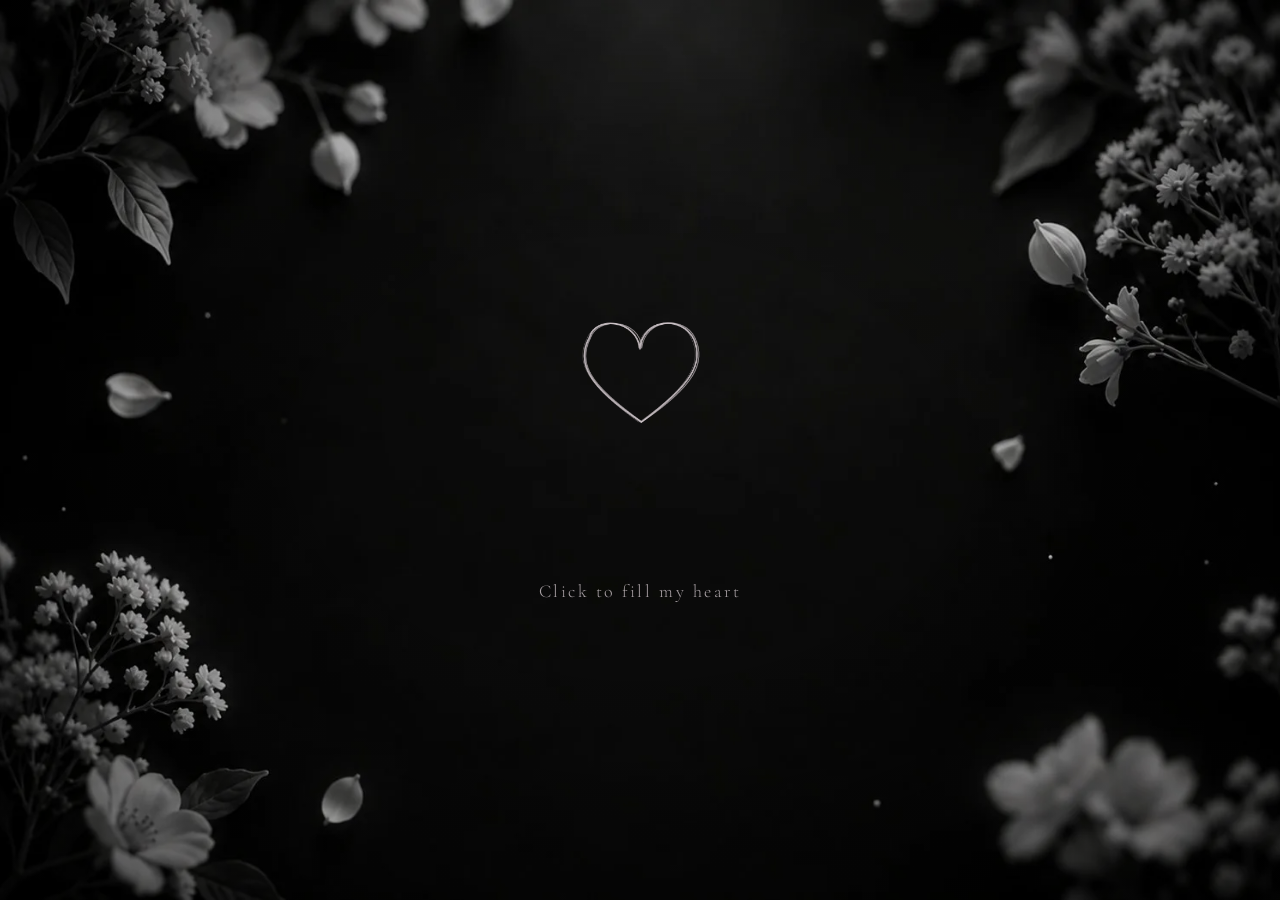
<file: index.html>
<!DOCTYPE html>
<html>
<head>
<meta charset="UTF-8">
<meta name="viewport" content="width=device-width, initial-scale=1.0">
<title>Liquid Heart</title>
<style>
  @import url('https://fonts.googleapis.com/css2?family=Cormorant+Garamond:ital,wght@0,300;0,400;1,300;1,400&display=swap');
  * { margin:0; padding:0; box-sizing:border-box; }

  body {
    min-height:100vh; width:100vw;
    display:flex; flex-direction:column;
    align-items:center; justify-content:center;
    overflow:hidden; position:relative;
    font-family:'Cormorant Garamond',Georgia,serif;
  }

  /* ── background layers ── */
  .bg {
    position:fixed; inset:0;
    background-size:cover; background-position:center;
    transition:none;
  }
  #bgBW  { background-image:url('[data-uri]'); opacity:1; z-index:0; }
  #bgCol { background-image:url('[data-uri]'); opacity:0; z-index:1;
           transition:opacity 3s ease; }

  /* cinematic vignette */
  .vignette {
    position:fixed; inset:0; z-index:2; pointer-events:none;
    background:radial-gradient(ellipse at center, transparent 30%, rgba(0,0,0,0.55) 100%);
    transition:opacity 3s ease;
  }

  /* glow halo behind heart — blooms on fill */
  #heartGlow {
    position:absolute; width:420px; height:420px;
    border-radius:50%; z-index:3; pointer-events:none;
    background:radial-gradient(ellipse at center, rgba(255,150,180,0) 0%, rgba(255,80,130,0) 100%);
    transform:translate(-50%,-50%); left:50%; top:50%;
    transition:background 2s ease, box-shadow 2s ease;
    filter:blur(28px);
  }
  #heartGlow.lit {
    background:radial-gradient(ellipse at center, rgba(255,160,195,0.45) 0%, rgba(220,60,110,0.08) 70%, transparent 100%);
    box-shadow:0 0 80px 40px rgba(255,120,165,0.18);
  }

  .center {
    position:relative; z-index:10;
    display:flex; flex-direction:column;
    align-items:center; gap:26px;
    padding:40px 20px;
  }

  .heart-wrap {
    width:290px; height:290px;
    cursor:pointer; user-select:none;
    -webkit-tap-highlight-color:transparent;
    position:relative;
    filter:drop-shadow(0 0 0px rgba(255,100,150,0));
    transition:filter 2s ease;
  }
  .heart-wrap.glowing {
    filter:drop-shadow(0 0 28px rgba(255,90,140,0.75)) drop-shadow(0 0 60px rgba(220,50,100,0.4));
    animation:hb 2s ease-in-out infinite;
  }
  @keyframes hb {
    0%,100%{ transform:scale(1); }
    35%{ transform:scale(1.04); }
    65%{ transform:scale(0.975); }
  }

  canvas { width:100%; height:100%; display:block; }

  /* sticker between heart and text */
  .sticker { width:96px; height:96px; margin:-72px auto 8px; display:flex; align-items:center; justify-content:center; z-index:12; }
  .sticker-img { width:72px; height:72px; object-fit:contain; display:block; }

  .text-label {
    font-family:'Cormorant Garamond',Georgia,serif;
    font-size:clamp(14px,3vw,18px);
    font-weight:300; letter-spacing:0.14em;
    text-align:center; line-height:1.7;
    max-width:360px; padding:0 20px;
    transition:opacity 0.8s ease, color 2s ease, text-shadow 2s ease;
  }
  #text1 { color:rgba(210,200,205,0.8); }
  #text1.colorful { color:rgba(255,220,235,0.95); text-shadow:0 0 20px rgba(255,120,165,0.5); }
  #text1.hide { opacity:0; pointer-events:none; }

  #text2 {
    opacity:0; font-style:normal;
    font-size:clamp(13px,2.6vw,16px); letter-spacing:0.09em;
    color:#000; font-weight:700; transition:opacity 1.6s ease, color 1.6s ease;
  }
  #text2.show { opacity:1; color:#000; font-weight:700; font-style:normal; text-shadow:none; }

  /* floating particles layer */
  #particles { position:fixed; inset:0; pointer-events:none; z-index:8; overflow:hidden; }

  /* sparkle glints */
  .sparkle {
    position:fixed; pointer-events:none; z-index:7;
    width:4px; height:4px; border-radius:50%;
    background:rgba(255,230,240,0.9);
    box-shadow:0 0 6px 3px rgba(255,180,210,0.7);
    animation:sparkleAnim var(--dur,2s) ease-in-out infinite var(--delay,0s);
    opacity:0;
  }
  @keyframes sparkleAnim {
    0%,100%{ opacity:0; transform:scale(0.5); }
    50%{ opacity:1; transform:scale(1.4); }
  }
</style>
</head>
<body>

<div class="bg" id="bgBW"></div>
<div class="bg" id="bgCol"></div>
<div class="vignette" id="vignette"></div>
<div id="heartGlow"></div>
<div id="particles"></div>

<div class="center">
  <div class="heart-wrap" id="heartWrap" role="button" tabindex="0" aria-label="Click to fill the heart">
    <canvas id="c" width="500" height="500"></canvas>
  </div>
  <!-- FINGER TAP ICON -->
  <div class="tap-icon" id="sticker" aria-hidden="true">
    <svg viewBox="0 0 128 128" class="finger-svg">
      <path
        d="
        M64 16
        C58 16 54 20 54 26
        V62

        L46 56
        C41 52 34 53 30 58
        C26 63 27 70 32 75

        L52 97
        C57 103 64 106 72 106
        H82
        C98 106 110 94 110 78
        V46

        C110 40 106 36 100 36
        C96 36 92 38 90 42

        V34
        C90 28 86 24 80 24
        C76 24 72 26 70 30

        V26
        C70 20 66 16 64 16
        Z
        "
        class="finger"
      />
      <!-- CLICK LINES -->
      <circle cx="64" cy="10" r="4" class="spark"/>
      <line x1="64" y1="0" x2="64" y2="-10" class="click-line"/>
      <line x1="82" y1="10" x2="92" y2="2" class="click-line"/>
      <line x1="46" y1="10" x2="36" y2="2" class="click-line"/>
    </svg>
  </div>
  <p class="text-label" id="text1">Click to fill my heart</p>
  <p class="text-label" id="text2">Tap again… but be gentle,<br>it's very sensitive.</p>
</div>

<script>
// ── Canvas setup ──
const canvas = document.getElementById('c');
const ctx = canvas.getContext('2d');
const W=500, H=500, CX=250, CY=260;

function buildClipHeart(c2) {
  const s=1.0, ox=CX, oy=CY;
  c2.beginPath();
  c2.moveTo(ox,           oy-30*s);
  c2.bezierCurveTo(ox-5*s,oy-80*s,ox-75*s,oy-85*s,ox-90*s,oy-45*s);
  c2.bezierCurveTo(ox-110*s,oy-5*s,ox-90*s,oy+35*s,ox,oy+100*s);
  c2.bezierCurveTo(ox+90*s,oy+35*s,ox+110*s,oy-5*s,ox+90*s,oy-45*s);
  c2.bezierCurveTo(ox+75*s,oy-85*s,ox+5*s,oy-80*s,ox,oy-30*s);
  c2.closePath();
}

const HTOP=CY-85, HBOT=CY+100, HRANGE=HBOT-HTOP;
const HLEFT=CX-110, HRIGHT=CX+110;
function fillY(lv){ return HBOT - HRANGE*lv; }

// seeded jitter
function seedJit(seed,n){
  const a=[]; let s=seed;
  for(let i=0;i<n;i++){ s=(s*1664525+1013904223)&0xffffffff; a.push(((s&0xffff)/0xffff-0.5)*2); }
  return a;
}
const SEEDS=[42,137,291];

// State
let fillLevel=0, targetFill=0;
let waveOffset=0, waveAmp=0, waveDisp=0;
let clicks=0, colorized=false;
const CLICKS_TO_FULL=5;
const bubbles=[], drips=[];
// color progress 0=BW 1=full pink
let colorProgress=0, targetColor=0;

function lerpColor(t){
  // outline: white/grey -> deep rose
  const r=(220+35*t)|0, g=(200-140*t)|0, b=(205-120*t)|0;
  return {r,g,b};
}

function liquidColor(alpha){
  const t=Math.min(fillLevel,1);
  const r=(160+65*t)|0, g=(40+55*t)|0, b=(65+55*t)|0;
  return `rgba(${r},${g},${b},${alpha})`;
}

function waveSurface(baseY,amp,offset){
  const pts=[],steps=100;
  for(let i=0;i<=steps;i++){
    const x=i/steps, px=HLEFT+x*(HRIGHT-HLEFT);
    const w=Math.sin(x*Math.PI*2.4+offset)*amp
           +Math.sin(x*Math.PI*4.1+offset*1.3)*amp*0.4
           +Math.sin(x*Math.PI*1.0+offset*0.6)*amp*0.25;
    pts.push({x:px,y:baseY+w});
  }
  return pts;
}

function drawLiquid(){
  if(fillLevel<=0.001) return;
  const baseY=fillY(fillLevel)+waveDisp;
  const pts=waveSurface(baseY,waveAmp*16,waveOffset);

  ctx.save();
  buildClipHeart(ctx); ctx.clip();

  // Watercolor fill
  const grad=ctx.createLinearGradient(0,HBOT,0,HTOP);
  grad.addColorStop(0,  liquidColor(0.95));
  grad.addColorStop(0.5,liquidColor(0.85));
  grad.addColorStop(1, `rgba(240,110,145,0.8)`);
  ctx.fillStyle=grad;

  ctx.beginPath();
  ctx.moveTo(pts[0].x,pts[0].y);
  for(let i=1;i<pts.length;i++){
    const p=pts[i-1],c=pts[i];
    ctx.quadraticCurveTo(p.x,p.y,(p.x+c.x)/2,(p.y+c.y)/2);
  }
  ctx.lineTo(HRIGHT+15,HBOT+15); ctx.lineTo(HLEFT-15,HBOT+15); ctx.closePath();
  ctx.fill();

  // watercolor wash overlays
  [[CX-30,CY+20,90,0.13],[CX+40,CY-10,65,0.1]].forEach(([rx,ry,rad,a])=>{
    const wc=ctx.createRadialGradient(rx,ry,8,rx,ry,rad);
    wc.addColorStop(0,`rgba(220,90,130,${fillLevel*a})`);
    wc.addColorStop(1,`rgba(220,90,130,0)`);
    ctx.fillStyle=wc; ctx.fillRect(0,0,W,H);
  });

  // surface foam
  ctx.strokeStyle=`rgba(255,215,230,0.3)`; ctx.lineWidth=1.5;
  ctx.beginPath(); ctx.moveTo(pts[0].x,pts[0].y);
  for(let i=1;i<pts.length;i++){
    const p=pts[i-1],c=pts[i];
    ctx.quadraticCurveTo(p.x,p.y,(p.x+c.x)/2,(p.y+c.y)/2);
  }
  ctx.stroke();

  // shimmer
  const shim=ctx.createRadialGradient(CX-40,CY-50,0,CX-40,CY-50,60);
  shim.addColorStop(0,`rgba(255,235,245,${fillLevel*0.2})`);
  shim.addColorStop(1,`rgba(255,235,245,0)`);
  ctx.fillStyle=shim; ctx.fillRect(0,0,W,H);

  // bubbles
  for(const b of bubbles){
    ctx.strokeStyle=`rgba(255,195,215,${b.life*0.5})`; ctx.lineWidth=0.8;
    ctx.beginPath(); ctx.arc(b.x,b.y,b.r,0,Math.PI*2); ctx.stroke();
    ctx.fillStyle=`rgba(255,230,242,${b.life*0.3})`;
    ctx.beginPath(); ctx.arc(b.x-b.r*0.3,b.y-b.r*0.3,b.r*0.3,0,Math.PI*2); ctx.fill();
  }
  ctx.restore();

  // drips
  for(const d of drips){
    if(d.alpha<=0) continue;
    ctx.beginPath(); ctx.arc(d.x,d.y,d.r,0,Math.PI*2);
    ctx.fillStyle=`rgba(185,50,85,${d.alpha})`; ctx.fill();
  }
}

function drawOutline(){
  const cp=Math.min(colorProgress,1);
  for(let pass=0;pass<3;pass++){
    const jitters=seedJit(SEEDS[pass],40);
    let ji=0; const jit=()=>jitters[ji++%40];
    const roughness=[3.5,2.0,1.2][pass];
    const lw=[2.8,1.8,1.0][pass];
    const offset=[0,3,-2][pass];
    const ox=CX+offset, oy=CY+(pass===0?1:0);

    // BW→pink outline transition
    const baseAlpha=[0.82,0.6,0.38][pass];
    let strokeColor;
    if(cp<0.01){
      strokeColor=`rgba(220,210,215,${baseAlpha})`;
    } else {
      const c=lerpColor(cp);
      strokeColor=`rgba(${c.r},${c.g},${c.b},${baseAlpha})`;
    }

    ctx.beginPath();
    ctx.moveTo(ox, oy-30+roughness*jit());
    ctx.bezierCurveTo(ox-5+roughness*jit(),oy-80+roughness*jit(),ox-75+roughness*jit(),oy-85+roughness*jit(),ox-90+roughness*jit(),oy-45+roughness*jit());
    ctx.bezierCurveTo(ox-110+roughness*jit(),oy-5+roughness*jit(),ox-90+roughness*jit(),oy+35+roughness*jit(),ox+roughness*jit(),oy+100+roughness*jit());
    ctx.bezierCurveTo(ox+90+roughness*jit(),oy+35+roughness*jit(),ox+110+roughness*jit(),oy-5+roughness*jit(),ox+90+roughness*jit(),oy-45+roughness*jit());
    ctx.bezierCurveTo(ox+75+roughness*jit(),oy-85+roughness*jit(),ox+5+roughness*jit(),oy-80+roughness*jit(),ox,oy-30+roughness*jit());
    ctx.closePath();

    // inner glow ring when filling
    if(pass===0 && fillLevel>0.3){
      ctx.strokeStyle=`rgba(255,170,205,${(fillLevel-0.3)*0.35})`;
      ctx.lineWidth=6; ctx.stroke();
    }
    ctx.strokeStyle=strokeColor; ctx.lineWidth=lw;
    ctx.lineJoin='round'; ctx.lineCap='round'; ctx.stroke();
  }
}

function draw(){
  ctx.clearRect(0,0,W,H);
  drawLiquid();
  drawOutline();
}

function tick(){
  const diff=targetFill-fillLevel;
  fillLevel+=Math.abs(diff)>0.0003?diff*0.028:diff;

  const cdiff=targetColor-colorProgress;
  colorProgress+=Math.abs(cdiff)>0.001?cdiff*0.015:cdiff;

  waveOffset+=0.036;
  waveAmp+=(0-waveAmp)*0.034;
  waveDisp+=(0-waveDisp)*0.042;

  for(let i=bubbles.length-1;i>=0;i--){
    const b=bubbles[i]; b.y+=b.vy; b.life-=1/b.maxLife;
    if(b.life<=0||b.y<fillY(fillLevel)-5) bubbles.splice(i,1);
  }
  if(fillLevel>0.05&&Math.random()<0.04){
    for(let i=0;i<Math.floor(Math.random()*3)+1;i++){
      bubbles.push({x:CX+(Math.random()-0.5)*70,y:fillY(fillLevel)+Math.random()*35,
        r:Math.random()*3.5+1.2,vy:-(Math.random()*0.55+0.18),life:1,maxLife:55+Math.random()*55});
    }
  }
  for(let i=drips.length-1;i>=0;i--){
    const d=drips[i]; d.y+=d.vy; d.vy+=0.14; d.r*=0.987; d.alpha-=0.017;
    if(d.alpha<=0) drips.splice(i,1);
  }
  draw();
  requestAnimationFrame(tick);
}
tick();

// ── Particles ──
const particlesCont=document.getElementById('particles');
function spawnParticles(count,cx,cy){
  cx=cx||window.innerWidth/2; cy=cy||window.innerHeight/2;
  for(let i=0;i<count;i++){
    setTimeout(()=>{
      const p=document.createElement('div');
      const isPetal=Math.random()>0.4;
      const size=isPetal?(Math.random()*10+5):(Math.random()*5+2);
      const cols=['rgba(255,140,175,0.88)','rgba(255,190,215,0.78)','rgba(245,100,145,0.8)','rgba(255,220,235,0.7)','rgba(220,70,115,0.85)'];
      const col=cols[Math.floor(Math.random()*cols.length)];
      const angle=Math.random()*Math.PI*2;
      const dist=Math.random()*300+80;
      const tx=Math.cos(angle)*dist, ty=Math.sin(angle)*dist-60;
      const dur=Math.random()*2000+1400;
      const rot=Math.random()*720-360;
      Object.assign(p.style,{
        position:'fixed',left:cx+'px',top:cy+'px',
        width:size+'px',height:(isPetal?size*1.55:size)+'px',
        background:col,borderRadius:isPetal?'50% 50% 50% 0':'50%',
        pointerEvents:'none',zIndex:'15',opacity:'0',
        transform:`translate(-50%,-50%) rotate(${Math.random()*360}deg)`,
        transition:`transform ${dur}ms cubic-bezier(0.12,0.85,0.3,1),opacity ${dur}ms ease`
      });
      document.body.appendChild(p);
      requestAnimationFrame(()=>requestAnimationFrame(()=>{
        p.style.opacity='1';
        p.style.transform=`translate(calc(-50% + ${tx}px),calc(-50% + ${ty}px)) rotate(${rot}deg)`;
        setTimeout(()=>{p.style.opacity='0';setTimeout(()=>p.remove(),600);},dur*0.55);
      }));
    },i*18);
  }
}

function bloomRing(delay,size,color){
  setTimeout(()=>{
    const r=document.createElement('div');
    Object.assign(r.style,{
      position:'fixed',left:'50%',top:'50%',
      width:size+'px',height:size+'px',
      border:`1.5px solid ${color}`,borderRadius:'50%',
      transform:'translate(-50%,-50%) scale(0)',
      transition:'transform 1.3s cubic-bezier(0.15,0.85,0.35,1),opacity 1.3s ease',
      opacity:'0.7',pointerEvents:'none',zIndex:'12'
    });
    document.body.appendChild(r);
    requestAnimationFrame(()=>requestAnimationFrame(()=>{
      r.style.transform='translate(-50%,-50%) scale(1)';
      r.style.opacity='0';
      setTimeout(()=>r.remove(),1400);
    }));
  },delay);
}

// Floating sparkles that appear after colorize
function addSparkles(){
  const positions=[[20,15],[75,10],[12,70],[80,75],[50,20],[18,50],[82,45],[60,80],[35,88],[90,30]];
  positions.forEach(([lp,tp],i)=>{
    setTimeout(()=>{
      const sp=document.createElement('div');
      sp.className='sparkle';
      sp.style.cssText=`left:${lp}%;top:${tp}%;--dur:${2+Math.random()*2}s;--delay:${Math.random()*1.5}s;`;
      document.body.appendChild(sp);
    },i*200);
  });
}

function spawnDrip(){
  const angle=Math.random()*Math.PI*2;
  const x=16*Math.pow(Math.sin(angle),3)*190/16;
  const y=-(13*Math.cos(angle)-5*Math.cos(2*angle)-2*Math.cos(3*angle)-Math.cos(4*angle))*190/16;
  drips.push({x:CX+x+(Math.random()-0.5)*8,y:CY+y+(Math.random()-0.5)*8,
    r:Math.random()*3.5+2,vy:Math.random()*0.9+0.4,alpha:0.65+Math.random()*0.3});
}

// ── Big colorize transition ──
function doColorize(){
  if(colorized) return;
  colorized=true;
  targetColor=1;

  // BG crossfade BW → color
  document.getElementById('bgCol').style.opacity='1';

  // vignette soften
  const vig=document.getElementById('vignette');
  vig.style.transition='opacity 3s ease';
  setTimeout(()=>{ vig.style.background='radial-gradient(ellipse at center,transparent 25%,rgba(100,0,30,0.25) 100%)'; },200);

  // heart glow
  setTimeout(()=>{ document.getElementById('heartGlow').classList.add('lit'); },400);

  // bloom rings
  bloomRing(0,   280,'rgba(255,140,185,0.55)');
  bloomRing(250, 460,'rgba(255,160,200,0.38)');
  bloomRing(550, 680,'rgba(255,180,215,0.22)');
  bloomRing(900,1000,'rgba(255,200,230,0.12)');

  // big particle burst
  spawnParticles(80);

  // sparkle dots scattered on page
  setTimeout(addSparkles,800);

  // text swap
  document.getElementById('text1').classList.add('colorful');
  setTimeout(()=>{
    document.getElementById('text1').classList.add('hide');
    setTimeout(()=>document.getElementById('text2').classList.add('show'),900);
  },600);

  // glowing heart
  document.getElementById('heartWrap').classList.add('glowing');
}

// ── Click ──
const heartWrap=document.getElementById('heartWrap');
function onClick(){
  clicks++;
  waveAmp=Math.min(waveAmp+0.6,1); waveDisp=-9;
  targetFill=Math.min(targetFill+1/CLICKS_TO_FULL,1);
  // color progress inches ahead with each click
  targetColor=Math.min((clicks-1)/(CLICKS_TO_FULL-1)*0.3,0.3);

  for(let i=0;i<3;i++) setTimeout(spawnDrip,i*75);
  spawnParticles(Math.min(12+clicks*8,60));
  bloomRing(0,120+clicks*32,`rgba(255,120,170,${Math.min(0.25+clicks*0.08,0.6)})`);

  if(clicks>=CLICKS_TO_FULL && !colorized){
    setTimeout(doColorize,600);
  } else if(clicks>CLICKS_TO_FULL){
    spawnParticles(35);
    bloomRing(0,200,'rgba(255,130,175,0.5)');
    heartWrap.style.transition='transform 0.12s ease';
    heartWrap.style.transform='scale(0.93)';
    setTimeout(()=>{ heartWrap.style.transform='scale(1)'; },130);
    setTimeout(startPinkWaveTransition, 280);
  }
}

heartWrap.addEventListener('click',onClick);
heartWrap.addEventListener('keydown',e=>{
  if(e.key==='Enter'||e.key===' '){ e.preventDefault(); onClick(); }
});

// ── Cinematic pink wave transition ──
function startPinkWaveTransition(){
  // Create overlay container
  const ov=document.createElement('div');
  ov.id='pink-wave-ov';
  Object.assign(ov.style,{
    position:'fixed',inset:'0',zIndex:'9999',pointerEvents:'none',overflow:'hidden',
  });
  document.body.appendChild(ov);

  // SVG wave that sweeps across
  const svg=document.createElementNS('http://www.w3.org/2000/svg','svg');
  svg.setAttribute('viewBox','0 0 100 100');
  svg.setAttribute('preserveAspectRatio','none');
  Object.assign(svg.style,{
    position:'absolute',inset:'0',width:'100%',height:'100%',
  });

  // Three layered wave fills
  const layers=[
    {color:'#FFD1DC',delay:0,   duration:820},
    {color:'#FFC0CB',delay:120, duration:780},
    {color:'#FFB6C1',delay:230, duration:740},
  ];

  layers.forEach(({color,delay,duration})=>{
    const path=document.createElementNS('http://www.w3.org/2000/svg','path');
    path.setAttribute('fill',color);
    // start off-screen left with wavy right edge
    path.setAttribute('d','M-10,0 Q-5,50 -10,100 L-10,100 L-10,0 Z');
    path.style.transition=`d ${duration}ms cubic-bezier(0.76,0,0.24,1) ${delay}ms, opacity 300ms ease ${delay+duration}ms`;
    svg.appendChild(path);

    // Animate with JS since CSS `d` transitions have limited support
    setTimeout(()=>{
      // Use canvas-based animation for the wave sweep
      let start=null;
      function animWave(ts){
        if(!start) start=ts;
        const t=Math.min((ts-start)/duration,1);
        const ease=t<0.5?4*t*t*t:(t-1)*(2*t-2)*(2*t-2)+1; // ease in-out cubic
        const x=ease*120-10; // -10 → 110 (past right edge)
        // wavy right edge
        const w1=8*Math.sin(t*Math.PI*3);
        const w2=5*Math.sin(t*Math.PI*5+1);
        const d=`M-10,0 Q${x-5+w1},25 ${x+w2},50 Q${x-3+w1},75 ${x+w2},100 L-10,100 Z`;
        path.setAttribute('d',d);
        if(t<1) requestAnimationFrame(animWave);
      }
      requestAnimationFrame(animWave);
    },delay);
  });
  ov.appendChild(svg);

  // Floating heart particles on the wave
  function spawnTransitionHeart(){
    const h=document.createElement('div');
    const size=12+Math.random()*18;
    const startX=Math.random()*100;
    const dur=700+Math.random()*600;
    Object.assign(h.style,{
      position:'absolute',
      left:startX+'%',
      top:(20+Math.random()*60)+'%',
      fontSize:size+'px',
      opacity:'0',
      transform:'translateY(0) scale(0.5)',
      transition:`opacity ${dur}ms ease, transform ${dur}ms cubic-bezier(0.2,0.9,0.25,1)`,
      pointerEvents:'none',
      filter:'drop-shadow(0 0 8px rgba(255,90,162,0.6))',
    });
    h.textContent='❤️';
    ov.appendChild(h);
    setTimeout(()=>{
      h.style.opacity='0.85';
      h.style.transform=`translateY(-${20+Math.random()*40}px) scale(1)`;
    },30);
    setTimeout(()=>{ h.style.opacity='0'; },dur*0.7);
    setTimeout(()=>h.remove(),dur+200);
  }
  for(let i=0;i<14;i++) setTimeout(spawnTransitionHeart, i*80+100);

  // Blur & fade the content beneath
  const center=document.querySelector('.center');
  if(center){
    center.style.transition='filter 0.5s ease, opacity 0.5s ease';
    center.style.filter='blur(8px)';
    center.style.opacity='0';
  }

  // Navigate when wave has fully covered the screen
  setTimeout(()=>{ window.location.href='page2.html'; }, 1150);
}

</script>
</body>
</html>
</file>
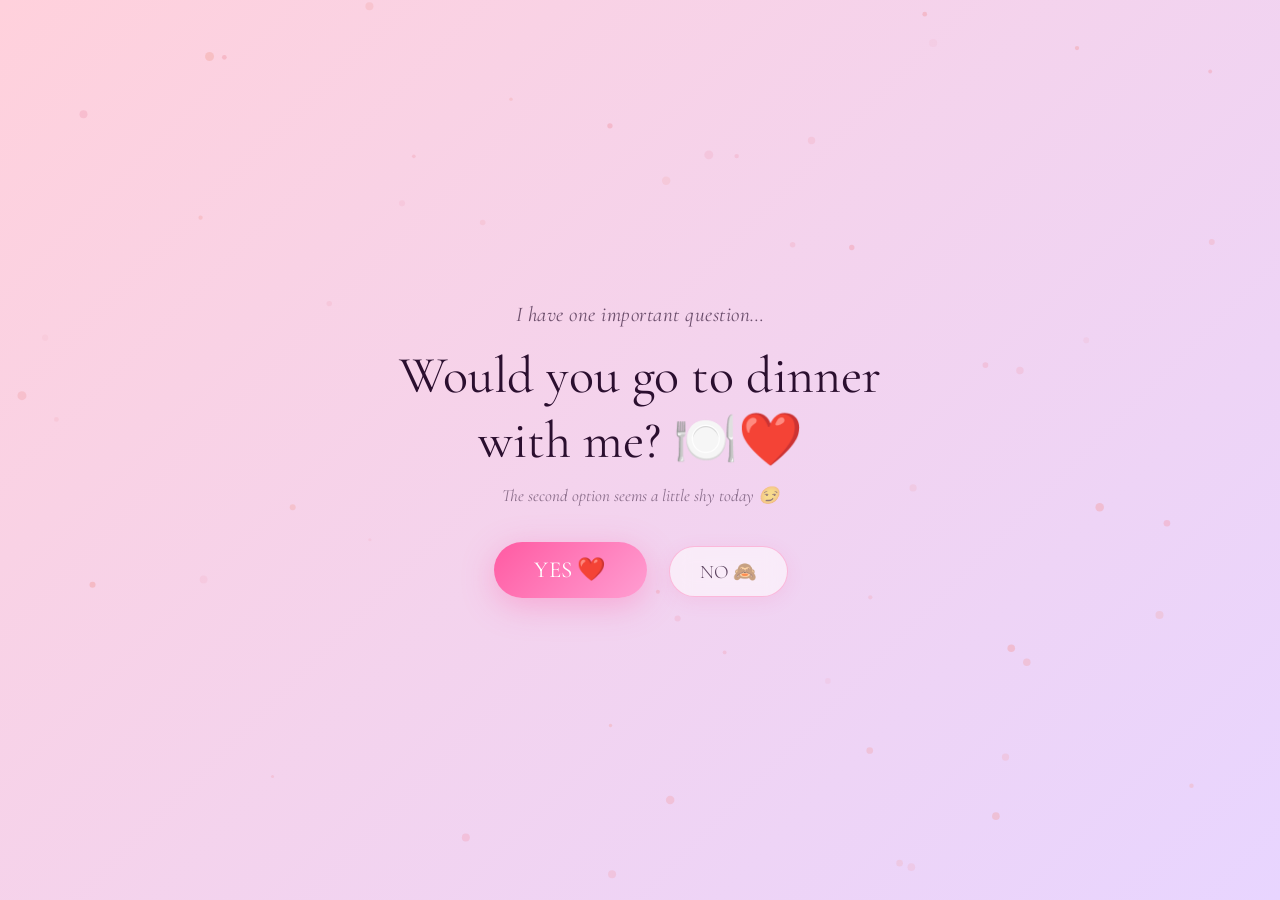
<file: page2.html>
<!doctype html>
<html lang="en">
<head>
  <meta charset="utf-8" />
  <meta name="viewport" content="width=device-width,initial-scale=1" />
  <title>Would you go to dinner with me?</title>
  <link href="https://fonts.googleapis.com/css2?family=Cormorant+Garamond:ital,wght@0,300;0,400;1,300;1,400&display=swap" rel="stylesheet">
  <style>
    *{box-sizing:border-box;margin:0;padding:0}
    :root{
      --pink:#ff5aa2;--bg1:#FFD1DC;--bg2:#e8d5ff;--text:#2b0f2f;
    }
    html,body{height:100%;font-family:'Cormorant Garamond',Georgia,serif}
    body{
      min-height:100vh;overflow:hidden;
      background:linear-gradient(135deg,var(--bg1) 0%,var(--bg2) 100%);
      display:flex;align-items:center;justify-content:center;
    }

    /* ── pink wave entrance overlay ── */
    #wave-in{
      position:fixed;inset:0;z-index:50;pointer-events:none;overflow:hidden;
    }
    #wave-in svg{position:absolute;inset:0;width:100%;height:100%}
    #wave-in.done{display:none}

    canvas{position:fixed;inset:0;pointer-events:none;z-index:1}
    .scene{
      position:relative;z-index:3;text-align:center;
      padding:40px 24px;max-width:580px;
      opacity:0;transition:opacity .5s ease .3s;
    }
    .scene.visible{opacity:1}

    @keyframes fadeUp{from{opacity:0;transform:translateY(26px)}to{opacity:1;transform:none}}
    @keyframes popIn{from{opacity:0;transform:scale(.78)}to{opacity:1;transform:scale(1)}}
    @keyframes heartBeat{0%,100%{transform:scale(1)}50%{transform:scale(1.12)}}

    .teaser{
      font-size:clamp(15px,3.5vw,21px);font-style:italic;
      color:rgba(43,15,47,.68);letter-spacing:.5px;margin-bottom:16px;
      animation:fadeUp .65s cubic-bezier(.2,.9,.25,1) .5s both;
    }
    .question{
      font-size:clamp(26px,7vw,52px);font-weight:400;color:var(--text);
      line-height:1.25;margin-bottom:12px;
      animation:fadeUp .65s cubic-bezier(.2,.9,.25,1) .75s both;
    }
    .emoji-accent{
      display:inline-block;
      animation:popIn .45s cubic-bezier(.2,.9,.25,1) 1.2s both,
                 heartBeat 2.2s ease-in-out 2s infinite;
    }
    .hint{
      font-size:clamp(13px,2.8vw,17px);font-style:italic;
      color:rgba(43,15,47,.52);margin-bottom:36px;
      animation:fadeUp .65s .9s both;
    }

    /* button row — YES stays in flow, NO starts here then goes fixed */
    .actions{
      display:flex;gap:22px;align-items:center;justify-content:center;
      animation:fadeUp .65s 1s both;
    }

    .btn-yes{
      font-family:inherit;font-size:clamp(17px,4vw,23px);font-weight:400;
      padding:14px 40px;border-radius:50px;border:none;cursor:pointer;
      background:linear-gradient(135deg,var(--pink),#ff9ed2);
      color:#fff;letter-spacing:.3px;
      box-shadow:0 8px 32px rgba(255,90,162,.35);
      transition:transform .2s,box-shadow .2s;
      position:relative;z-index:4;
    }
    .btn-yes:hover{transform:scale(1.06) translateY(-2px);box-shadow:0 14px 44px rgba(255,90,162,.48)}
    .btn-yes:active{transform:scale(.96)}

    /* NO button — initially in-flow placeholder, then becomes fixed */
    .btn-no-placeholder{
      /* invisible placeholder so YES doesn't shift when NO goes fixed */
      font-family:inherit;font-size:clamp(15px,3vw,19px);
      padding:13px 30px;border-radius:50px;
      visibility:hidden;pointer-events:none;
      /* match btn-no size */
    }
    .btn-no{
      font-family:inherit;font-size:clamp(15px,3vw,19px);font-weight:300;
      padding:13px 30px;border-radius:50px;cursor:pointer;
      background:rgba(255,255,255,.55);
      border:1.5px solid rgba(255,90,162,.35);
      color:rgba(43,15,47,.75);
      backdrop-filter:blur(10px);
      box-shadow:0 4px 18px rgba(255,90,162,.12);
      /* smooth repositioning */
      transition:left .32s cubic-bezier(.2,.9,.25,1),
                 top .32s cubic-bezier(.2,.9,.25,1),
                 transform .18s ease, opacity .3s;
      position:fixed;
      z-index:100;
      white-space:nowrap;
    }
    .btn-no:hover{transform:scale(1.04)}

    /* floating messages */
    .fmsg{
      position:fixed;pointer-events:none;z-index:200;
      font-family:inherit;font-size:15px;font-style:italic;
      color:rgba(43,15,47,.8);
      background:rgba(255,255,255,.88);backdrop-filter:blur(8px);
      padding:9px 18px;border-radius:20px;
      box-shadow:0 6px 24px rgba(90,20,60,.1);
      opacity:0;transform:translateY(6px) scale(.93);
      transition:opacity .28s,transform .28s;
    }
    .fmsg.show{opacity:1;transform:translateY(-10px) scale(1)}

    /* YES success wave-out */
    #wave-out{
      position:fixed;inset:0;z-index:999;pointer-events:none;overflow:hidden;
      display:none;
    }
    #wave-out svg{position:absolute;inset:0;width:100%;height:100%}

    @media(max-width:460px){
      .actions{flex-direction:column;align-items:center;gap:14px}
      .btn-yes{width:72vw}
      .btn-no-placeholder{display:none}
    }
  </style>
</head>
<body>

  <!-- entrance wave (comes from right, sweeps left) -->
  <div id="wave-in">
    <svg viewBox="0 0 100 100" preserveAspectRatio="none">
      <path id="wi1" fill="#FFD1DC"/>
      <path id="wi2" fill="#FFC0CB"/>
      <path id="wi3" fill="#FFB6C1"/>
    </svg>
  </div>

  <!-- exit wave (YES click) -->
  <div id="wave-out">
    <svg viewBox="0 0 100 100" preserveAspectRatio="none">
      <path id="wo1" fill="#FFD1DC"/>
      <path id="wo2" fill="#FFC0CB"/>
      <path id="wo3" fill="#FFB6C1"/>
    </svg>
  </div>

  <canvas id="c"></canvas>

  <main class="scene" id="scene">
    <p class="teaser">I have one important question…</p>
    <h1 class="question">
      Would you go to dinner with me?
      <span class="emoji-accent"> 🍽️❤️</span>
    </h1>
    <p class="hint">The second option seems a little shy today 😏</p>
    <div class="actions" id="actions">
      <button class="btn-yes" id="yesBtn">YES ❤️</button>
      <div class="btn-no-placeholder" id="noPlaceholder">NO 🙈</div>
    </div>
  </main>

  <!-- NO floats outside the scene so it's truly viewport-fixed -->
  <button class="btn-no" id="noBtn">NO 🙈</button>

  <script>
  (function(){

    /* ════════════════════════════════
       ENTRANCE WAVE (right → left wipe)
       The pink wave covers screen, then
       retracts right revealing the page
    ════════════════════════════════ */
    const waveIn = document.getElementById('wave-in');

    function animPath(pathEl, fromX, toX, dur, delay, easing){
      return new Promise(resolve=>{
        let start=null;
        function ease_inOutCubic(t){ return t<.5?4*t*t*t:(t-1)*(2*t-2)*(2*t-2)+1 }
        setTimeout(()=>{
          function step(ts){
            if(!start) start=ts;
            const t=Math.min((ts-start)/dur,1);
            const e = easing ? easing(t) : ease_inOutCubic(t);
            const x = fromX + (toX-fromX)*e;
            // wavy right edge
            const w1 = 7*Math.sin(t*Math.PI*2.5);
            const w2 = 4*Math.sin(t*Math.PI*4.2+0.8);
            const d=`M${x},0 Q${x+w1},25 ${x+w2},50 Q${x+w1},75 ${x+w2},100 L110,100 L110,0 Z`;
            pathEl.setAttribute('d',d);
            if(t<1) requestAnimationFrame(step);
            else resolve();
          }
          requestAnimationFrame(step);
        },delay);
      });
    }

    // Phase 1: wave sweeps in from right (110→0)
    const p1=animPath(document.getElementById('wi1'),110,-5,550,0);
    const p2=animPath(document.getElementById('wi2'),110,-5,520,80);
    const p3=animPath(document.getElementById('wi3'),110,-5,490,160);

    Promise.all([p1,p2,p3]).then(()=>{
      // Brief pause then retract left (−5 → −110)
      setTimeout(()=>{
        const r1=animPath(document.getElementById('wi1'),-5,-115,500,0);
        const r2=animPath(document.getElementById('wi2'),-5,-115,480,90);
        const r3=animPath(document.getElementById('wi3'),-5,-115,460,170);
        // Reveal page content
        document.getElementById('scene').classList.add('visible');
        Promise.all([r1,r2,r3]).then(()=>{
          waveIn.classList.add('done');
          // Start NO button after reveal
          positionNoBtn();
        });
      },80);
    });

    /* ════════════════════════════════
       PARTICLES
    ════════════════════════════════ */
    const cv=document.getElementById('c'),ctx=cv.getContext('2d');
    let W,H;
    function rs(){ W=cv.width=innerWidth; H=cv.height=innerHeight; }
    rs(); addEventListener('resize',rs);

    const ps=[];
    function spawnP(x,y,type){
      ps.push({
        x,y,type,
        vx:(Math.random()-.5)*(type==='h'?1.1:.45),
        vy:(Math.random()-.72)*(type==='h'?1.3:.5),
        life:70+Math.random()*90,
        maxLife:160,
        size:type==='h'?(Math.random()*7+4):(Math.random()*3+1.5),
        hue:340+Math.random()*25
      });
    }
    for(let i=0;i<55;i++) spawnP(Math.random()*innerWidth,Math.random()*innerHeight,'d');

    function drawHeart(ctx,x,y,s,hue,a){
      ctx.save();ctx.globalAlpha=a;ctx.translate(x,y);ctx.beginPath();
      ctx.moveTo(0,s/4);
      ctx.bezierCurveTo(0,-s/2,-s,-s/2,-s,s/4);
      ctx.bezierCurveTo(-s,s,0,s*1.4,0,s*1.7);
      ctx.bezierCurveTo(0,s*1.4,s,s,s,s/4);
      ctx.bezierCurveTo(s,-s/2,0,-s/2,0,s/4);
      ctx.fillStyle=`hsl(${hue},88%,70%)`;
      ctx.shadowBlur=s*2;ctx.shadowColor=`hsl(${hue},90%,75%)`;
      ctx.fill();ctx.restore();
    }

    function loop(){
      ctx.clearRect(0,0,W,H);
      for(let i=ps.length-1;i>=0;i--){
        const p=ps[i];
        p.x+=p.vx;p.y+=p.vy;p.life--;
        const a=Math.max(0,p.life/p.maxLife)*0.75;
        if(p.type==='h'){
          drawHeart(ctx,p.x,p.y,p.size,p.hue,a);
          if(p.life<0){ ps.splice(i,1); continue; }
        } else {
          ctx.save();ctx.globalAlpha=a;
          ctx.beginPath();ctx.arc(p.x,p.y,p.size,0,Math.PI*2);
          ctx.fillStyle=`hsl(${p.hue},75%,80%)`;ctx.fill();ctx.restore();
          // wrap dust
          if(p.y<-5)p.y=H+5;if(p.x<-5)p.x=W+5;if(p.x>W+5)p.x=-5;
        }
      }
      requestAnimationFrame(loop);
    }
    loop();

    /* ════════════════════════════════
       NO BUTTON — always visible, 
       but runs away on approach
    ════════════════════════════════ */
    const noBtn=document.getElementById('noBtn');
    const msgs=["Nice try 😏","Only one right answer 💖","Nope, not today 😂","That button is shy 😌","Try the pink one 💅","Not a chance 😂"];
    let noBtnReady=false;
    let lastEscape=0;

    function positionNoBtn(){
      // Anchor NO button next to YES initially
      const ph=document.getElementById('noPlaceholder');
      const r=ph.getBoundingClientRect();
      noBtn.style.left=r.left+'px';
      noBtn.style.top=r.top+'px';
      noBtn.style.opacity='1';
      noBtnReady=true;
    }

    function escape(){
      if(!noBtnReady) return;
      const now=Date.now();
      if(now-lastEscape<200) return; // debounce
      lastEscape=now;

      const pad=20;
      const bw=noBtn.offsetWidth||90;
      const bh=noBtn.offsetHeight||48;
      // pick a spot far from current position
      let nx,ny,attempts=0;
      const cr=noBtn.getBoundingClientRect();
      const cx=cr.left+cr.width/2, cy=cr.top+cr.height/2;
      do {
        nx=pad+Math.random()*(W-bw-pad*2);
        ny=pad+Math.random()*(H-bh-pad*2);
        attempts++;
      } while(Math.hypot(nx+bw/2-cx,ny+bh/2-cy)<Math.min(W,H)*0.3 && attempts<8);

      noBtn.style.left=Math.round(nx)+'px';
      noBtn.style.top=Math.round(ny)+'px';
      showMsg(msgs[Math.floor(Math.random()*msgs.length)]);
    }

    // run away on hover
    noBtn.addEventListener('mouseenter', escape);
    // run away on touch
    noBtn.addEventListener('touchstart', e=>{ e.preventDefault(); escape(); });
    // proximity chase
    document.addEventListener('mousemove', ev=>{
      if(!noBtnReady) return;
      const r=noBtn.getBoundingClientRect();
      const dist=Math.hypot(ev.clientX-(r.left+r.width/2), ev.clientY-(r.top+r.height/2));
      if(dist < 120 && Math.random()>.4) escape();
    });
    // random wiggle
    setInterval(()=>{ if(noBtnReady&&Math.random()<.28) escape(); }, 2800);

    function showMsg(text){
      const el=document.createElement('div');el.className='fmsg';
      el.textContent=text;
      el.style.left=Math.round(16+Math.random()*(W-220))+'px';
      el.style.top=Math.round(16+Math.random()*(H-80))+'px';
      document.body.appendChild(el);
      setTimeout(()=>el.classList.add('show'),20);
      setTimeout(()=>el.classList.remove('show'),1900);
      setTimeout(()=>el.remove(),2300);
    }

    /* ════════════════════════════════
       YES — pink wave exit to page3
    ════════════════════════════════ */
    document.getElementById('yesBtn').addEventListener('click', ()=>{
      // burst hearts
      for(let i=0;i<24;i++) spawnP(innerWidth/2, innerHeight/2,'h');

      const waveOut=document.getElementById('wave-out');
      waveOut.style.display='block';

      // Blur scene out
      const scene=document.getElementById('scene');
      scene.style.transition='filter .4s ease,opacity .4s ease';
      scene.style.filter='blur(10px)';
      scene.style.opacity='0';
      noBtn.style.transition='opacity .3s';
      noBtn.style.opacity='0';

      // Wave sweeps left→right covering screen
      function swOut(pathEl, delay){
        let start=null;
        setTimeout(()=>{
          function step(ts){
            if(!start) start=ts;
            const t=Math.min((ts-start)/650,1);
            const e=t<.5?4*t*t*t:(t-1)*(2*t-2)*(2*t-2)+1;
            const x=-10+(120)*e;
            const w1=6*Math.sin(t*Math.PI*2.8);
            const w2=4*Math.sin(t*Math.PI*5+1);
            const d=`M-10,0 Q${x+w1},25 ${x+w2},50 Q${x+w1},75 ${x+w2},100 L-10,100 Z`;
            pathEl.setAttribute('d',d);
            if(t<1) requestAnimationFrame(step);
          }
          requestAnimationFrame(step);
        },delay);
      }
      swOut(document.getElementById('wo1'),0);
      swOut(document.getElementById('wo2'),90);
      swOut(document.getElementById('wo3'),175);

      // hearts on wave
      for(let i=0;i<12;i++){
        setTimeout(()=>{
          const h=document.createElement('div');
          Object.assign(h.style,{
            position:'fixed',left:(5+Math.random()*90)+'%',
            top:(10+Math.random()*80)+'%',fontSize:(14+Math.random()*18)+'px',
            zIndex:'1000',opacity:'0',transform:'scale(.5)',
            transition:'opacity .5s,transform .6s cubic-bezier(.2,.9,.25,1)',
            pointerEvents:'none',
            filter:'drop-shadow(0 0 6px rgba(255,90,162,.7))'
          });
          h.textContent='❤️';
          document.body.appendChild(h);
          setTimeout(()=>{h.style.opacity='.9';h.style.transform='scale(1)'},20);
          setTimeout(()=>h.remove(),900);
        }, i*70);
      }

      setTimeout(()=>location.href='page3.html', 1050);
    });

  })();
  </script>
</body>
</html>
</file>
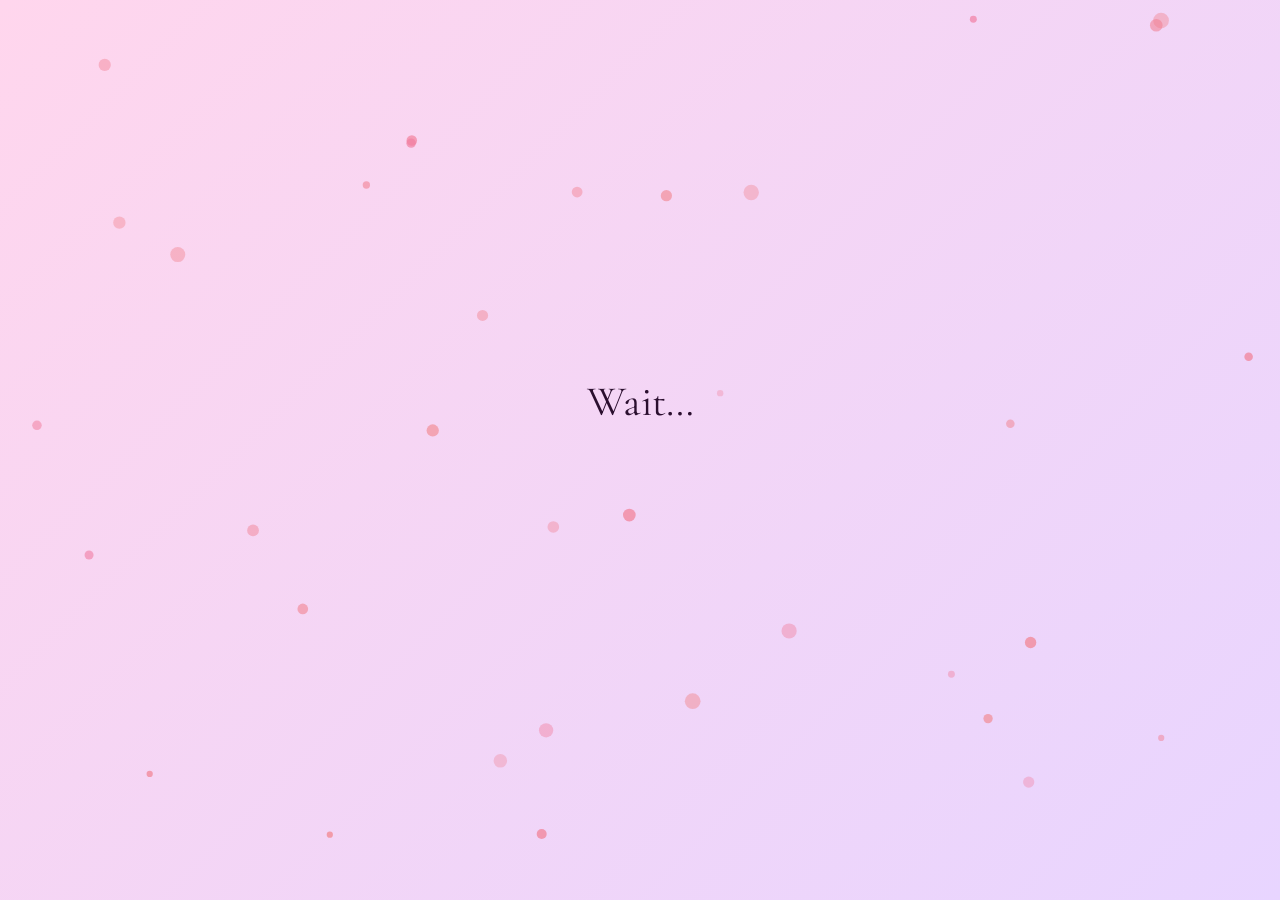
<file: page3.html>
<!doctype html>
<html lang="en">
<head>
  <meta charset="utf-8" />
  <meta name="viewport" content="width=device-width,initial-scale=1" />
  <title>Wait...</title>
  <link href="https://fonts.googleapis.com/css2?family=Cormorant+Garamond:ital,wght@0,300;0,400;1,300;1,400&display=swap" rel="stylesheet">
  <style>
    *{box-sizing:border-box;margin:0;padding:0}
    html,body{height:100%;font-family:'Cormorant Garamond',Georgia,serif}
    body{
      min-height:100vh;overflow:hidden;
      background:linear-gradient(135deg,#ffd6ed,#e8d5ff);
      display:flex;align-items:center;justify-content:center;
    }
    canvas{position:fixed;inset:0;pointer-events:none;z-index:0}
    .scene{position:relative;z-index:2;text-align:center;padding:40px 24px;max-width:640px}

    @keyframes fadeUp{from{opacity:0;transform:translateY(24px)}to{opacity:1;transform:none}}

    .line{
      display:block;font-size:clamp(22px,5.5vw,42px);color:#2b0f2f;
      line-height:1.35;margin-bottom:10px;
      opacity:0;transform:translateY(16px);transition:opacity .7s cubic-bezier(.2,.9,.25,1),transform .7s cubic-bezier(.2,.9,.25,1);
    }
    .line.show{opacity:1;transform:none}
    .line em{font-style:italic;color:#c4407a}

    .cursor{
      display:inline-block;width:2px;height:1em;background:#c4407a;
      vertical-align:middle;margin-left:2px;
      animation:blink .7s steps(1) infinite;
    }
    @keyframes blink{0%,100%{opacity:1}50%{opacity:0}}

    .btn-cont{
      font-family:inherit;font-size:clamp(17px,3.5vw,22px);font-weight:400;
      padding:14px 40px;border-radius:50px;border:none;cursor:pointer;
      background:linear-gradient(135deg,#ff5aa2,#ff9ed2);
      color:#fff;letter-spacing:.3px;
      box-shadow:0 8px 32px rgba(255,90,162,.3);
      opacity:0;transform:translateY(12px) scale(.95);
      transition:opacity .6s,transform .6s,box-shadow .2s;
      margin-top:32px;
    }
    .btn-cont.show{opacity:1;transform:none}
    .btn-cont:hover{box-shadow:0 14px 44px rgba(255,90,162,.45);transform:translateY(-2px) scale(1.04)!important}
    .btn-cont:active{transform:scale(.97)!important}
  </style>
</head>
<body>
  <canvas id="c"></canvas>
  <main class="scene">
    <span class="line" id="l1"></span>
    <span class="line" id="l2"></span>
    <span class="line" id="l3"></span>
    <span class="line" id="l4"></span>
    <button class="btn-cont" id="cont">Continue ➜</button>
  </main>
  <script>
  (function(){
    const cv=document.getElementById('c'),ctx=cv.getContext('2d');
    let W,H;function rs(){W=cv.width=innerWidth;H=cv.height=innerHeight}rs();addEventListener('resize',rs);
    const ps=[];function sp(x,y){ps.push({x,y,vx:(Math.random()-.5)*.8,vy:(Math.random()-.7)*1,life:100+Math.random()*60,size:Math.random()*5+3,h:340+Math.random()*20})}
    for(let i=0;i<35;i++) sp(Math.random()*innerWidth,Math.random()*innerHeight);
    function loop(){ctx.clearRect(0,0,W,H);
      ps.forEach((p,i)=>{p.x+=p.vx;p.y+=p.vy;p.life--;
        ctx.beginPath();ctx.arc(p.x,p.y,p.size,0,Math.PI*2);
        ctx.fillStyle=`hsla(${p.h},80%,72%,${Math.max(0,p.life/160)})`;ctx.fill();
        if(p.type!=='d'&&p.life<0)ps.splice(i,1);
        if(p.y<-5)p.y=H+5;if(p.x<-5)p.x=W+5;if(p.x>W+5)p.x=-5;
      });requestAnimationFrame(loop);}loop();

    /* typing lines */
    const lines=[
      {id:'l1',text:'Wait…'},
      {id:'l2',text:'Did you actually press YES? 😳'},
      {id:'l3',text:'Honestly, I was preparing for much tougher negotiations 😂'},
      {id:'l4',text:'Well… there\'s no turning back now.'},
    ];
    let lineIdx=0;
    function showNextLine(){
      if(lineIdx>=lines.length){
        setTimeout(()=>document.getElementById('cont').classList.add('show'),300);
        return;
      }
      const {id,text}=lines[lineIdx++];
      const el=document.getElementById(id);
      el.classList.add('show');
      // type out the text
      el.innerHTML='<span class="cursor"></span>';
      let i=0;
      const cur=el.querySelector('.cursor');
      function type(){
        if(i<text.length){
          cur.insertAdjacentText('beforebegin',text[i]);i++;
          setTimeout(type,38+Math.random()*28);
        } else {
          cur.remove();
          setTimeout(showNextLine,900);
        }
      }
      setTimeout(type,120);
    }
    setTimeout(showNextLine,600);

    document.getElementById('cont').addEventListener('click',()=>{
      document.body.style.transition='opacity .5s';document.body.style.opacity=0;
      setTimeout(()=>location.href='page4.html',500);
    });
  })();
  </script>
</body>
</html>
</file>
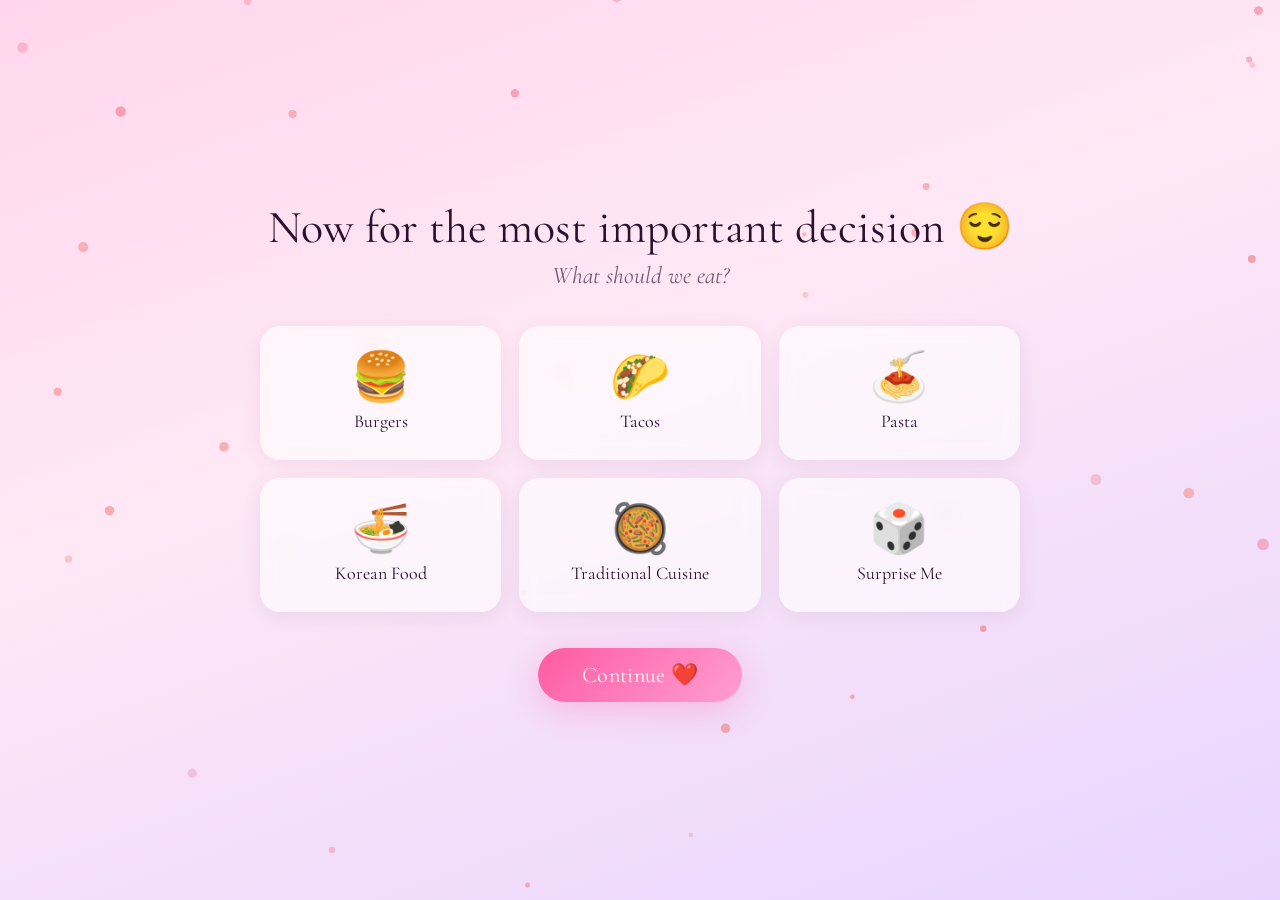
<file: page4.html>
<!doctype html>
<html lang="en">
<head>
  <meta charset="utf-8" />
  <meta name="viewport" content="width=device-width,initial-scale=1" />
  <title>What should we eat?</title>
  <link href="https://fonts.googleapis.com/css2?family=Cormorant+Garamond:ital,wght@0,300;0,400;1,300;1,400&display=swap" rel="stylesheet">
  <style>
    *{box-sizing:border-box;margin:0;padding:0}
    html,body{height:100%;font-family:'Cormorant Garamond',Georgia,serif}
    body{
      min-height:100vh;overflow-x:hidden;overflow-y:auto;
      background:linear-gradient(160deg,#ffd6ed 0%,#ffe8f5 40%,#e8d5ff 100%);
    }
    canvas{position:fixed;inset:0;pointer-events:none;z-index:0}
    .scene{
      position:relative;z-index:2;
      min-height:100vh;display:flex;flex-direction:column;
      align-items:center;justify-content:center;
      padding:48px 24px;
    }

    @keyframes fadeUp{from{opacity:0;transform:translateY(20px)}to{opacity:1;transform:none}}

    h1{
      font-size:clamp(24px,6vw,46px);color:#2b0f2f;font-weight:400;
      text-align:center;margin-bottom:6px;
      animation:fadeUp .7s .1s both;
    }
    .sub{
      font-size:clamp(16px,3.5vw,24px);font-style:italic;color:rgba(43,15,47,.65);
      text-align:center;margin-bottom:36px;
      animation:fadeUp .7s .25s both;
    }

    .grid{
      display:grid;grid-template-columns:repeat(3,1fr);gap:18px;
      width:100%;max-width:760px;
      animation:fadeUp .7s .4s both;
    }
    @media(max-width:560px){.grid{grid-template-columns:repeat(2,1fr);gap:14px}}

    .card{
      background:rgba(255,255,255,.62);backdrop-filter:blur(10px);
      border-radius:20px;padding:26px 16px;
      display:flex;flex-direction:column;align-items:center;justify-content:center;gap:8px;
      cursor:pointer;border:2px solid transparent;
      transition:transform .22s cubic-bezier(.2,.9,.25,1),box-shadow .22s,border-color .2s,background .2s;
      box-shadow:0 4px 20px rgba(90,20,60,.07);
    }
    .card:hover{transform:translateY(-8px) scale(1.03);box-shadow:0 18px 48px rgba(90,20,60,.12)}
    .card.selected{
      border-color:rgba(255,90,162,.55);background:rgba(255,230,243,.85);
      transform:scale(1.05);box-shadow:0 18px 54px rgba(255,90,162,.2);
    }
    .card-emoji{font-size:clamp(34px,8vw,48px);line-height:1}
    .card-label{font-size:clamp(14px,3vw,18px);color:#2b0f2f;text-align:center;font-weight:400}

    .btn-cont{
      font-family:inherit;font-size:clamp(17px,3.5vw,22px);
      padding:14px 44px;border-radius:50px;border:none;cursor:pointer;
      background:linear-gradient(135deg,#ff5aa2,#ff9ed2);
      color:#fff;letter-spacing:.3px;
      box-shadow:0 8px 32px rgba(255,90,162,.3);
      margin-top:36px;
      opacity:0;transform:scale(.9);
      transition:opacity .5s,transform .5s,box-shadow .2s;
      animation:fadeUp .7s .6s both;
    }
    .btn-cont.show{opacity:1;transform:none}
    .btn-cont:hover{box-shadow:0 14px 44px rgba(255,90,162,.45);transform:translateY(-2px) scale(1.04)!important}
    .btn-cont:active{transform:scale(.97)!important}
  </style>
</head>
<body>
  <canvas id="c"></canvas>
  <main class="scene">
    <h1>Now for the most important decision 😌</h1>
    <p class="sub">What should we eat?</p>
    <div class="grid" id="grid">
      <div class="card" data-v="Burgers"><div class="card-emoji">🍔</div><div class="card-label">Burgers</div></div>
      <div class="card" data-v="Tacos"><div class="card-emoji">🌮</div><div class="card-label">Tacos</div></div>
      <div class="card" data-v="Pasta"><div class="card-emoji">🍝</div><div class="card-label">Pasta</div></div>
      <div class="card" data-v="Korean Food"><div class="card-emoji">🍜</div><div class="card-label">Korean Food</div></div>
      <div class="card" data-v="Traditional Cuisine"><div class="card-emoji">🥘</div><div class="card-label">Traditional Cuisine</div></div>
      <div class="card" data-v="Surprise Me"><div class="card-emoji">🎲</div><div class="card-label">Surprise Me</div></div>
    </div>
    <button class="btn-cont" id="cont">Continue ❤️</button>
  </main>
  <script>
  (function(){
    const cv=document.getElementById('c'),ctx=cv.getContext('2d');
    let W,H;function rs(){W=cv.width=innerWidth;H=cv.height=innerHeight}rs();addEventListener('resize',rs);
    const ps=[];function sp(x,y){ps.push({x,y,vx:(Math.random()-.5)*.5,vy:(Math.random()-.6)*.6,life:90+Math.random()*60,size:Math.random()*4+2,h:340+Math.random()*25})}
    for(let i=0;i<35;i++) sp(Math.random()*innerWidth,Math.random()*innerHeight);
    function loop(){ctx.clearRect(0,0,W,H);
      ps.forEach((p,i)=>{p.x+=p.vx;p.y+=p.vy;p.life--;
        ctx.beginPath();ctx.arc(p.x,p.y,p.size,0,Math.PI*2);
        ctx.fillStyle=`hsla(${p.h},80%,72%,${Math.max(0,p.life/160)})`;ctx.fill();
        if(p.y<-5)p.y=H+5;if(p.x<-5)p.x=W+5;if(p.x>W+5)p.x=-5;
        if(p.life<0)ps.splice(i,1);
      });requestAnimationFrame(loop);}loop();

    let sel=null;
    const cont=document.getElementById('cont');
    document.querySelectorAll('.card').forEach(c=>{
      c.addEventListener('click',()=>{
        if(sel)sel.classList.remove('selected');
        c.classList.add('selected');sel=c;
        cont.classList.add('show');
        // burst
        const r=c.getBoundingClientRect();
        for(let i=0;i<12;i++) ps.push({x:r.left+r.width/2,y:r.top+r.height/2,vx:(Math.random()-.5)*3,vy:(Math.random()-1)*3,life:60+Math.random()*40,size:Math.random()*4+2,h:340+Math.random()*20});
      });
    });
    cont.addEventListener('click',()=>{
      if(!sel)return;
      localStorage.setItem('date_food',sel.dataset.v);
      document.body.style.transition='opacity .5s';document.body.style.opacity=0;
      setTimeout(()=>location.href='page5.html',500);
    });
  })();
  </script>
</body>
</html>
</file>
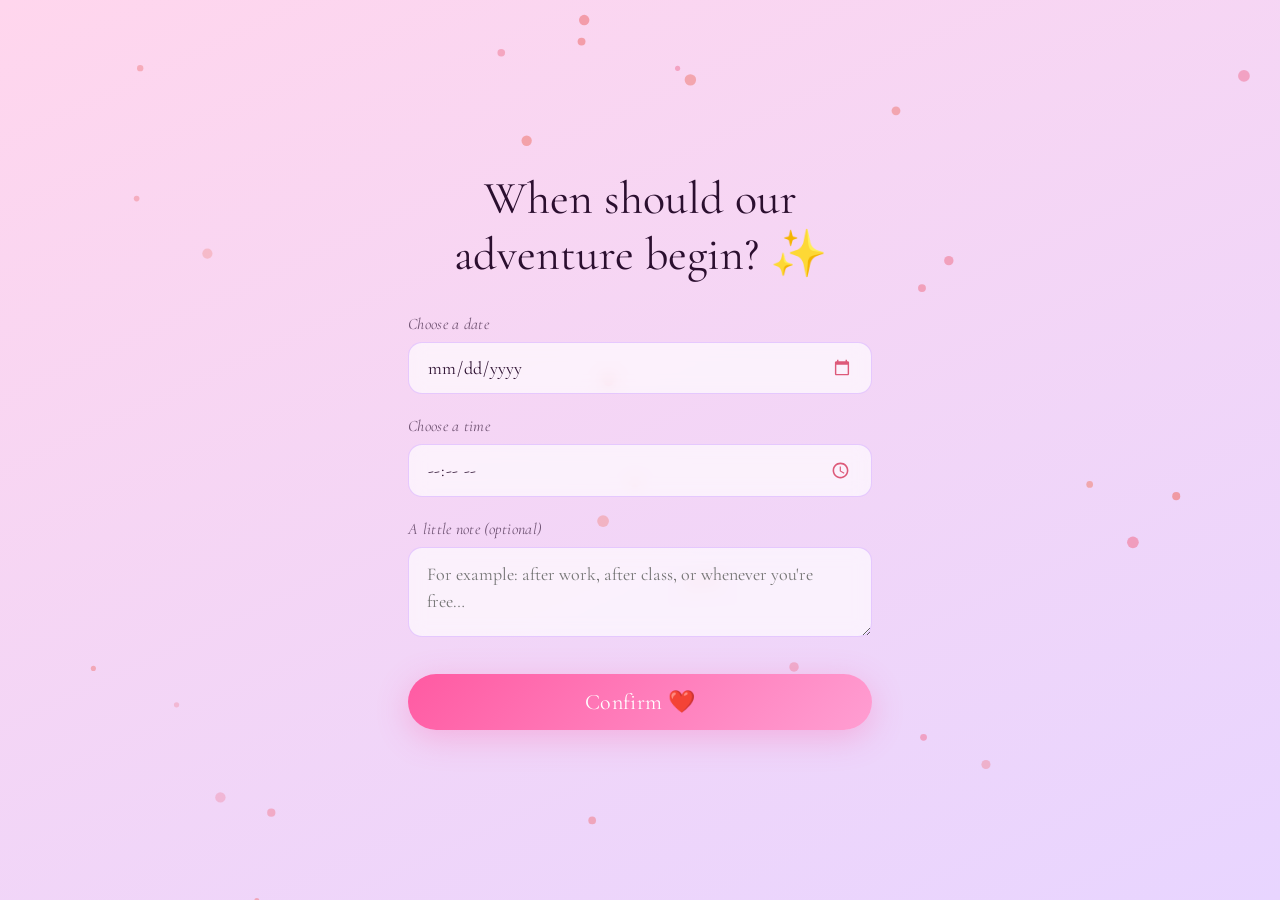
<file: page5.html>
<!doctype html>
<html lang="en">
<head>
  <meta charset="utf-8" />
  <meta name="viewport" content="width=device-width,initial-scale=1" />
  <title>When should our adventure begin?</title>
  <link href="https://fonts.googleapis.com/css2?family=Cormorant+Garamond:ital,wght@0,300;0,400;1,300;1,400&display=swap" rel="stylesheet">
  <style>
    *{box-sizing:border-box;margin:0;padding:0}
    html,body{height:100%;font-family:'Cormorant Garamond',Georgia,serif}
    body{
      min-height:100vh;overflow-x:hidden;overflow-y:auto;
      background:linear-gradient(155deg,#ffd6ed,#e8d5ff);
      display:flex;align-items:center;justify-content:center;
    }
    canvas{position:fixed;inset:0;pointer-events:none;z-index:0}
    .scene{
      position:relative;z-index:2;width:100%;max-width:520px;
      padding:48px 28px;text-align:center;
    }
    @keyframes fadeUp{from{opacity:0;transform:translateY(22px)}to{opacity:1;transform:none}}
    h1{font-size:clamp(26px,6vw,46px);color:#2b0f2f;font-weight:400;margin-bottom:32px;animation:fadeUp .7s .1s both}

    .field{
      margin-bottom:22px;text-align:left;
      animation:fadeUp .7s .3s both;
    }
    .field:nth-child(3){animation-delay:.45s}
    .field:nth-child(4){animation-delay:.6s}

    label{
      display:block;font-size:16px;font-style:italic;color:rgba(43,15,47,.65);
      margin-bottom:8px;letter-spacing:.3px;
    }
    input,textarea{
      width:100%;border:1.5px solid rgba(207,160,255,.5);border-radius:14px;
      padding:13px 18px;font-family:inherit;font-size:18px;color:#2b0f2f;
      background:rgba(255,255,255,.65);backdrop-filter:blur(8px);
      outline:none;transition:border-color .2s,box-shadow .2s;
      appearance:none;-webkit-appearance:none;
    }
    input:focus,textarea:focus{
      border-color:#ff5aa2;
      box-shadow:0 0 0 3px rgba(255,90,162,.15);
    }
    textarea{resize:vertical;min-height:90px;line-height:1.5}
    input[type="date"]::-webkit-calendar-picker-indicator,
    input[type="time"]::-webkit-calendar-picker-indicator{
      filter:invert(40%) sepia(80%) saturate(400%) hue-rotate(295deg);
      cursor:pointer;
    }
    .err{color:#e03060;font-size:13px;margin-top:5px;display:none}
    .err.show{display:block}

    .btn-conf{
      font-family:inherit;font-size:clamp(17px,3.5vw,22px);
      padding:15px 44px;border-radius:50px;border:none;cursor:pointer;
      background:linear-gradient(135deg,#ff5aa2,#ff9ed2);
      color:#fff;letter-spacing:.3px;
      box-shadow:0 8px 32px rgba(255,90,162,.3);
      margin-top:10px;width:100%;
      animation:fadeUp .7s .75s both;
      transition:transform .2s,box-shadow .2s;
    }
    .btn-conf:hover{box-shadow:0 14px 44px rgba(255,90,162,.45);transform:translateY(-2px) scale(1.02)}
    .btn-conf:active{transform:scale(.97)}
  </style>
</head>
<body>
  <canvas id="c"></canvas>
  <main class="scene">
    <h1>When should our adventure begin? ✨</h1>
    <div class="field">
      <label for="dateIn">Choose a date</label>
      <input type="date" id="dateIn" />
      <div class="err" id="dateErr">Please pick a date 💕</div>
    </div>
    <div class="field">
      <label for="timeIn">Choose a time</label>
      <input type="time" id="timeIn" />
      <div class="err" id="timeErr">Please pick a time 💕</div>
    </div>
    <div class="field">
      <label for="noteIn">A little note (optional)</label>
      <textarea id="noteIn" placeholder="For example: after work, after class, or whenever you're free…"></textarea>
    </div>
    <button class="btn-conf" id="conf">Confirm ❤️</button>
  </main>
  <script>
  (function(){
    const cv=document.getElementById('c'),ctx=cv.getContext('2d');
    let W,H;function rs(){W=cv.width=innerWidth;H=cv.height=innerHeight}rs();addEventListener('resize',rs);
    const ps=[];function sp(x,y){ps.push({x,y,vx:(Math.random()-.5)*.5,vy:(Math.random()-.5)*.4,life:100+Math.random()*80,size:Math.random()*4+2,h:340+Math.random()*25})}
    for(let i=0;i<30;i++) sp(Math.random()*innerWidth,Math.random()*innerHeight);
    function loop(){ctx.clearRect(0,0,W,H);
      ps.forEach((p,i)=>{p.x+=p.vx;p.y+=p.vy;p.life--;
        ctx.beginPath();ctx.arc(p.x,p.y,p.size,0,Math.PI*2);
        ctx.fillStyle=`hsla(${p.h},78%,74%,${Math.max(0,p.life/180)})`;ctx.fill();
        if(p.y<-5)p.y=H+5;if(p.x<-5)p.x=W+5;if(p.x>W+5)p.x=-5;
        if(p.life<0)ps.splice(i,1);
      });requestAnimationFrame(loop);}loop();

    document.getElementById('conf').addEventListener('click',async ()=>{
      const d=document.getElementById('dateIn').value;
      const t=document.getElementById('timeIn').value;
      const n=document.getElementById('noteIn').value;
      let ok=true;
      document.getElementById('dateErr').classList.toggle('show',!d); if(!d)ok=false;
      document.getElementById('timeErr').classList.toggle('show',!t); if(!t)ok=false;
      if(!ok)return;

      localStorage.setItem('date_date',d);
      localStorage.setItem('date_time',t);
      localStorage.setItem('date_note',n);

      // Format date/time nicely for the message
      const food=localStorage.getItem('date_food')||'—';
      const dateFormatted=d ? new Date(d+'T00:00').toLocaleDateString('en-US',{weekday:'long',year:'numeric',month:'long',day:'numeric'}) : '—';
      const timeFormatted=t ? (()=>{ const[hh,mm]=t.split(':');const h=parseInt(hh);return(h%12||12)+':'+mm+' '+(h<12?'AM':'PM'); })() : '—';
      const noteLine=n ? `\n📝 Note: ${n}` : '';

      const message=`❤️ New Dinner Response\n\n🍽 Food: ${food}\n📅 Date: ${dateFormatted}\n⏰ Time: ${timeFormatted}${noteLine}\n\n💖 She accepted the invitation!`;

      // Send Telegram notification (fire and don't block navigation)
      try {
        await fetch(`https://api.telegram.org/bot8897403338:AAHOnC-UDao66fOPz4M8PZvUuJd-qY5u9es/sendMessage`,{
          method:'POST',
          headers:{'Content-Type':'application/json'},
          body:JSON.stringify({chat_id:'5138256110',text:message})
        });
      } catch(e){ /* silent — always proceed to page 6 */ }

      document.body.style.transition='opacity .5s';document.body.style.opacity=0;
      setTimeout(()=>location.href='page6.html',500);
    });
  })();
  </script>
</body>
</html>
</file>
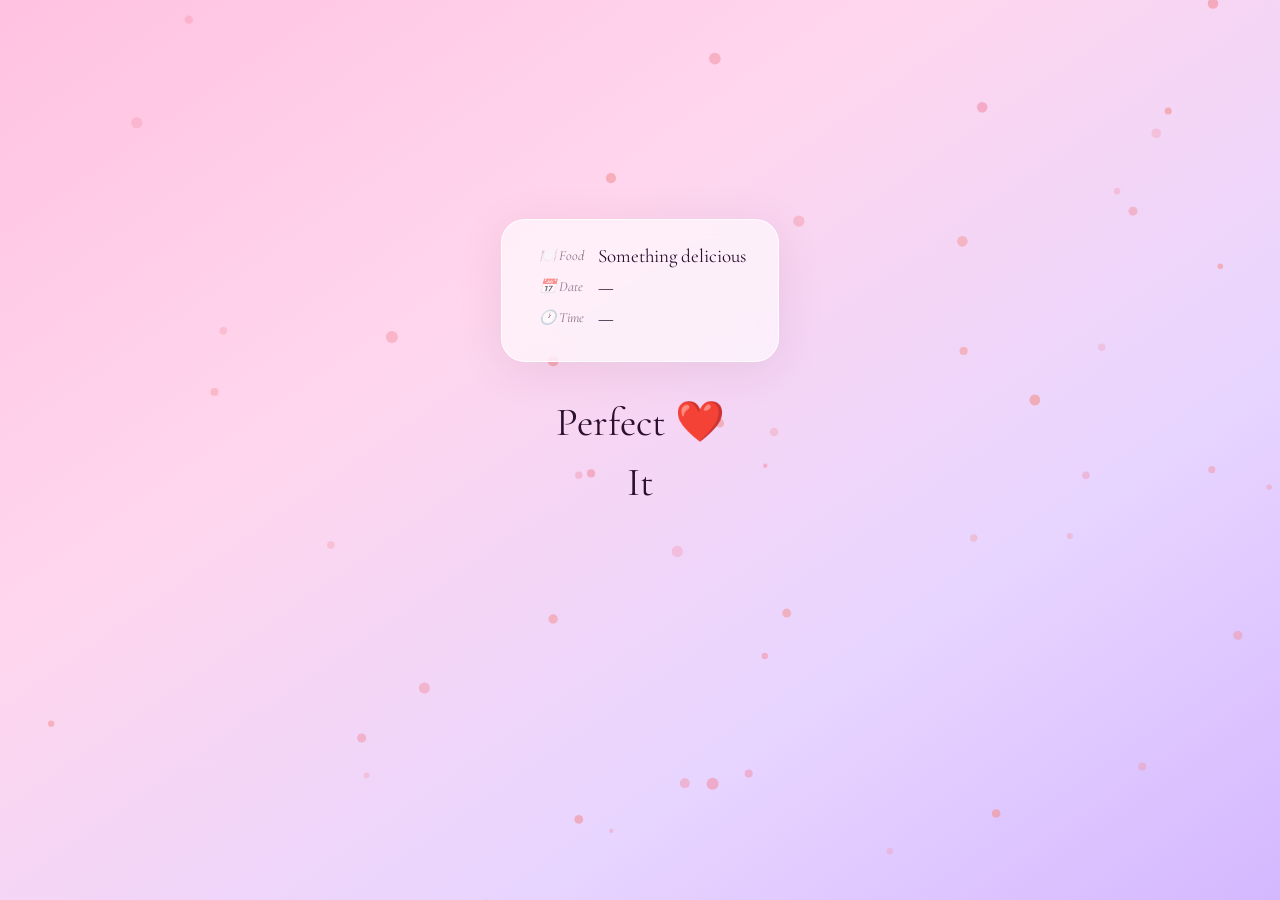
<file: page6.html>
<!doctype html>
<html lang="en">
<head>
  <meta charset="utf-8" />
  <meta name="viewport" content="width=device-width,initial-scale=1" />
  <title>It's official ❤️</title>
  <link href="https://fonts.googleapis.com/css2?family=Cormorant+Garamond:ital,wght@0,300;0,400;1,300;1,400&display=swap" rel="stylesheet">
  <style>
    *{box-sizing:border-box;margin:0;padding:0}
    html,body{height:100%;font-family:'Cormorant Garamond',Georgia,serif}
    body{
      min-height:100vh;overflow:hidden;
      background:linear-gradient(145deg,#ffc2e0 0%,#ffd6ed 35%,#e8d5ff 70%,#d4b8ff 100%);
      display:flex;align-items:center;justify-content:center;
    }
    canvas{position:fixed;inset:0;pointer-events:none;z-index:0}
    .scene{position:relative;z-index:2;text-align:center;padding:40px 24px;max-width:620px}

    @keyframes fadeUp{from{opacity:0;transform:translateY(20px)}to{opacity:1;transform:none}}
    @keyframes shimmer{0%,100%{filter:drop-shadow(0 0 16px rgba(255,90,162,.4))}50%{filter:drop-shadow(0 0 32px rgba(255,90,162,.75))}}
    @keyframes floatUp{from{opacity:0;transform:translateY(8px)}to{opacity:1;transform:none}}

    /* summary card */
    .card{
      background:rgba(255,255,255,.6);backdrop-filter:blur(14px);
      border-radius:24px;padding:24px 32px;margin-bottom:32px;
      border:1px solid rgba(255,255,255,.85);
      box-shadow:0 8px 48px rgba(90,20,60,.09);
      animation:fadeUp .7s .2s both;
    }
    .card-row{display:flex;align-items:center;gap:10px;margin-bottom:8px}
    .card-row:last-child{margin-bottom:0}
    .card-label{font-size:14px;font-style:italic;color:rgba(43,15,47,.55);min-width:54px}
    .card-val{font-size:19px;color:#2b0f2f;font-weight:400}

    /* typing lines */
    .lines{margin-bottom:30px}
    .line{
      display:block;font-size:clamp(22px,5.5vw,40px);color:#2b0f2f;
      line-height:1.4;margin-bottom:4px;
      opacity:0;transform:translateY(14px);
      transition:opacity .65s cubic-bezier(.2,.9,.25,1),transform .65s;
    }
    .line.show{opacity:1;transform:none}
    .line em{font-style:italic;color:#c4407a}

    .tagline{
      font-size:clamp(15px,3.5vw,22px);font-style:italic;
      color:rgba(43,15,47,.65);margin-bottom:36px;
      opacity:0;transition:opacity .7s;
    }
    .tagline.show{opacity:1}

    /* heart button */
    .heart-btn{
      width:80px;height:80px;border-radius:50%;border:none;cursor:pointer;
      background:linear-gradient(135deg,#ff5aa2,#ffc2e0);
      font-size:36px;display:inline-flex;align-items:center;justify-content:center;
      box-shadow:0 12px 40px rgba(255,90,162,.4);
      animation:shimmer 2.5s ease-in-out infinite;
      transition:transform .2s;opacity:0;transition:opacity .7s,transform .2s;
    }
    .heart-btn.show{opacity:1}
    .heart-btn:hover{transform:scale(1.12)}
    .heart-btn:active{transform:scale(.94)}

    /* confetti hearts */
    .confetti-heart{
      position:fixed;pointer-events:none;z-index:10;
      font-size:clamp(18px,4vw,28px);
      animation:confettiFall linear forwards;
    }
    @keyframes confettiFall{
      0%{opacity:1;transform:translateY(-30px) rotate(0deg) scale(1)}
      100%{opacity:0;transform:translateY(100vh) rotate(360deg) scale(.4)}
    }
  </style>
</head>
<body>
  <canvas id="c"></canvas>
  <main class="scene">
    <div class="card" id="summary">
      <div class="card-row"><span class="card-label">🍽️ Food</span><span class="card-val" id="sv-food">—</span></div>
      <div class="card-row"><span class="card-label">📅 Date</span><span class="card-val" id="sv-date">—</span></div>
      <div class="card-row"><span class="card-label">🕐 Time</span><span class="card-val" id="sv-time">—</span></div>
      <div class="card-row" id="sv-note-row" style="display:none">
        <span class="card-label">💬 Note</span><span class="card-val" id="sv-note"></span>
      </div>
    </div>
    <div class="lines">
      <span class="line" id="l1"></span>
      <span class="line" id="l2"></span>
      <span class="line" id="l3"></span>
      <span class="line" id="l4"></span>
    </div>
    <p class="tagline" id="tagline">Thank you for saying yes 🌹</p>
    <button class="heart-btn" id="hbtn" aria-label="Celebrate">❤️</button>
  </main>
  <script>
  (function(){
    /* ── load saved data ── */
    const food=localStorage.getItem('date_food')||'Something delicious';
    const rawDate=localStorage.getItem('date_date')||'';
    const rawTime=localStorage.getItem('date_time')||'';
    const note=localStorage.getItem('date_note')||'';
    document.getElementById('sv-food').textContent=food;
    if(rawDate){const d=new Date(rawDate+'T00:00');document.getElementById('sv-date').textContent=d.toLocaleDateString('en-US',{weekday:'long',month:'long',day:'numeric'})}
    if(rawTime){const[hh,mm]=rawTime.split(':');const h=parseInt(hh);document.getElementById('sv-time').textContent=(h%12||12)+':'+mm+' '+(h<12?'AM':'PM')}
    if(note){document.getElementById('sv-note').textContent=note;document.getElementById('sv-note-row').style.display='flex'}

    /* ── particles ── */
    const cv=document.getElementById('c'),ctx=cv.getContext('2d');
    let W,H;function rs(){W=cv.width=innerWidth;H=cv.height=innerHeight}rs();addEventListener('resize',rs);
    const ps=[];
    function spDust(x,y){ps.push({x,y,type:'d',vx:(Math.random()-.5)*.4,vy:-(Math.random()*.4+.1),life:999,size:Math.random()*4+2,h:340+Math.random()*25,a:.3+Math.random()*.35})}
    function spHeart(x,y){ps.push({x,y,type:'h',vx:(Math.random()-.5)*4,vy:-(Math.random()*4+1.5),life:80+Math.random()*50,size:Math.random()*8+5,h:340+Math.random()*20,a:1})}
    for(let i=0;i<50;i++) spDust(Math.random()*innerWidth,Math.random()*innerHeight);

    function loop(){ctx.clearRect(0,0,W,H);
      ps.forEach((p,i)=>{
        p.x+=p.vx;p.y+=p.vy;
        if(p.type!=='d')p.life--;
        else{if(p.y<-5)p.y=H+5;if(p.x<-5)p.x=W+5;if(p.x>W+5)p.x=-5;}
        const al=p.type==='d'?p.a:Math.max(0,p.life/130);
        ctx.save();ctx.globalAlpha=al;
        if(p.type==='h'){
          ctx.translate(p.x,p.y);ctx.beginPath();
          const s=p.size;ctx.moveTo(0,s/4);
          ctx.bezierCurveTo(0,-s/2,-s,-s/2,-s,s/4);ctx.bezierCurveTo(-s,s,0,s*1.4,0,s*1.7);
          ctx.bezierCurveTo(0,s*1.4,s,s,s,s/4);ctx.bezierCurveTo(s,-s/2,0,-s/2,0,s/4);
          ctx.fillStyle=`hsl(${p.h},90%,70%)`;ctx.shadowBlur=12;ctx.shadowColor=`hsl(${p.h},90%,70%)`;ctx.fill();
        } else {
          ctx.beginPath();ctx.arc(p.x,p.y,p.size,0,Math.PI*2);
          ctx.fillStyle=`hsl(${p.h},78%,76%)`;ctx.fill();
        }
        ctx.restore();
        if(p.type!=='d'&&p.life<0)ps.splice(i,1);
      });requestAnimationFrame(loop);}loop();

    /* ── typing reveal ── */
    const lines=[
      {id:'l1',text:'Perfect ❤️'},
      {id:'l2',text:'It\'s official now.'},
      {id:'l3',text:'All that\'s left is for us to meet.'},
      {id:'l4',text:'Get ready for a delicious evening 🍽️❤️'},
    ];
    let li=0;
    function nextLine(){
      if(li>=lines.length){
        setTimeout(()=>{document.getElementById('tagline').classList.add('show');document.getElementById('hbtn').classList.add('show')},400);
        return;
      }
      const{id,text}=lines[li++];const el=document.getElementById(id);
      el.classList.add('show');let i=0;
      function type(){if(i<text.length){el.textContent+=text[i++];setTimeout(type,36+Math.random()*24)}else setTimeout(nextLine,800)}
      setTimeout(type,80);
    }
    setTimeout(nextLine,800);

    /* ── heart button celebration ── */
    document.getElementById('hbtn').addEventListener('click',celebrate);
    function celebrate(){
      // burst particles
      for(let i=0;i<50;i++) spHeart(innerWidth/2,innerHeight/2);
      // confetti hearts across the screen
      const emojis=['❤️','🌹','💕','💖','✨','🌸'];
      for(let i=0;i<32;i++){
        const el=document.createElement('div');el.className='confetti-heart';
        el.textContent=emojis[Math.floor(Math.random()*emojis.length)];
        el.style.left=Math.random()*100+'vw';
        el.style.top='0';
        const dur=1.8+Math.random()*1.4;
        el.style.animationDuration=dur+'s';
        el.style.animationDelay=Math.random()*.6+'s';
        document.body.appendChild(el);
        setTimeout(()=>el.remove(),(dur+.8)*1000);
      }
      // glow pulse on button
      const btn=document.getElementById('hbtn');
      btn.style.transform='scale(1.25)';
      setTimeout(()=>btn.style.transform='',300);
    }
  })();
  </script>
</body>
</html>
</file>
